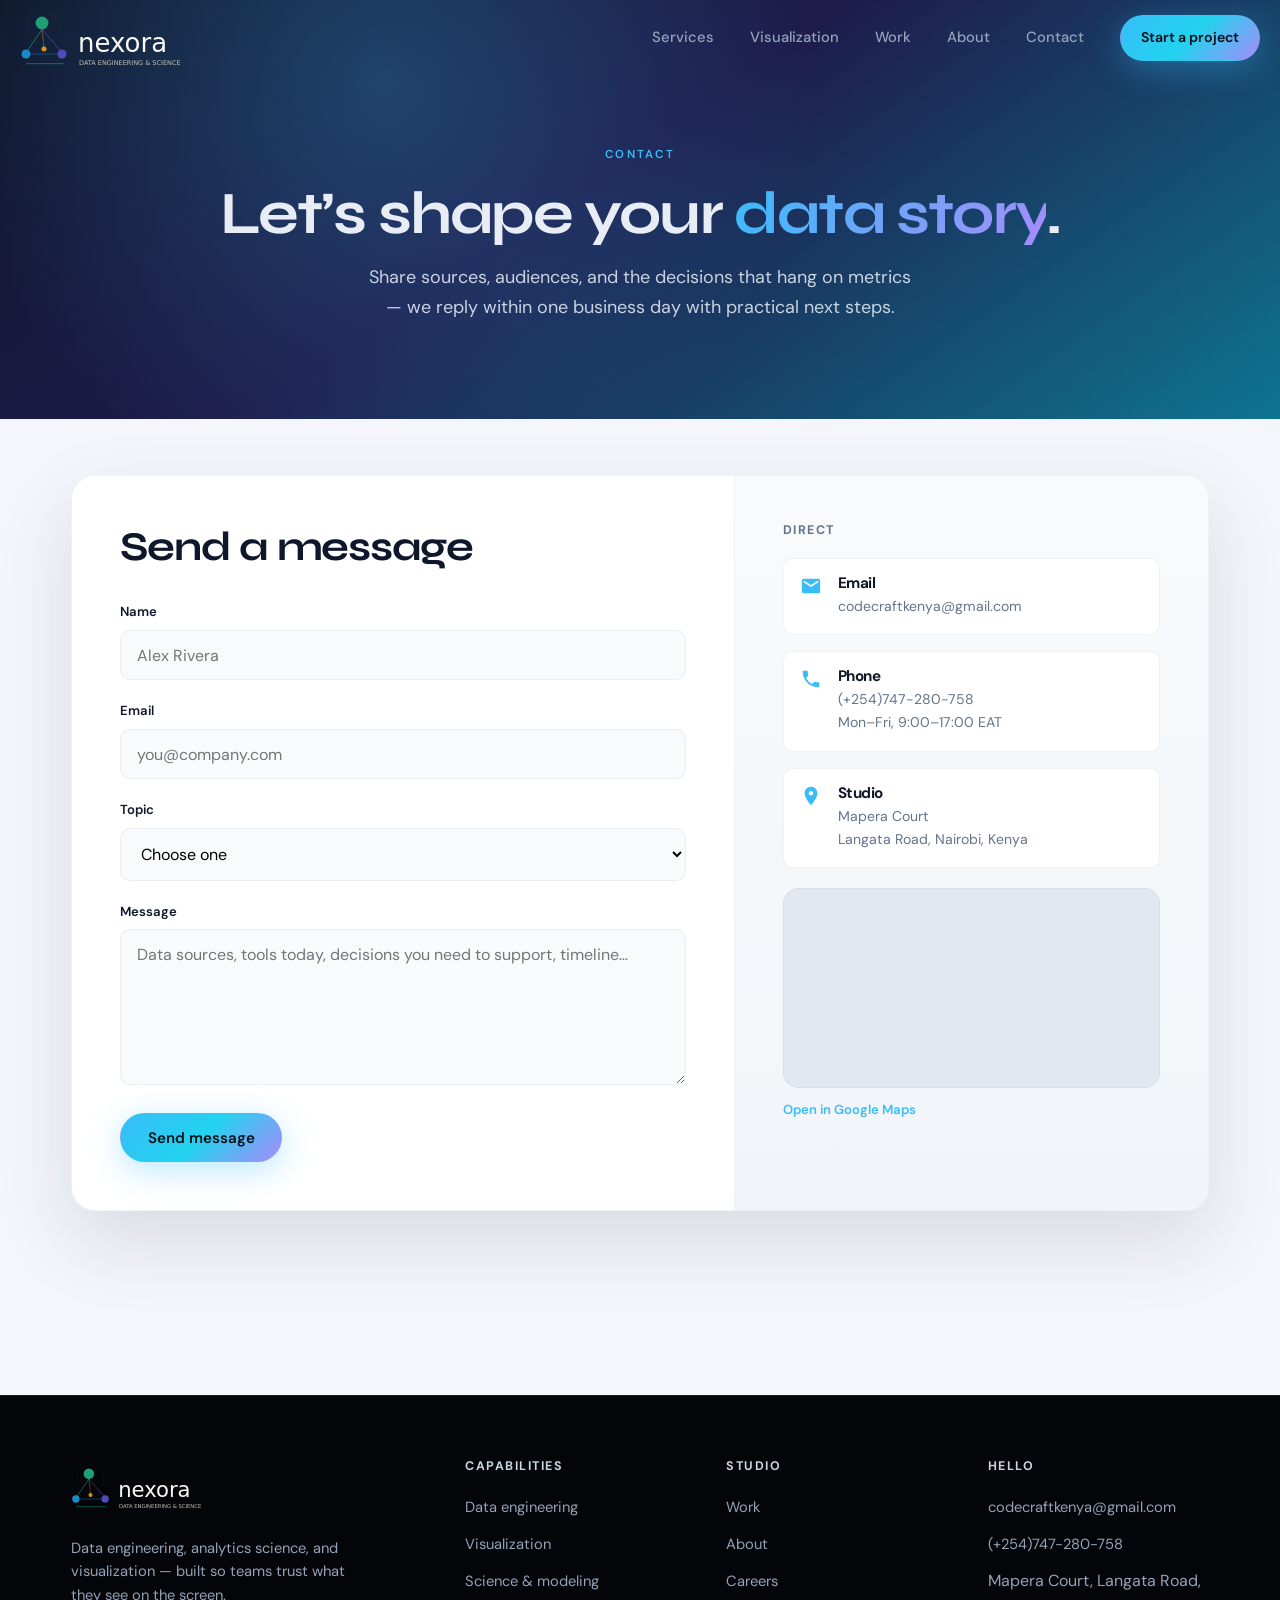
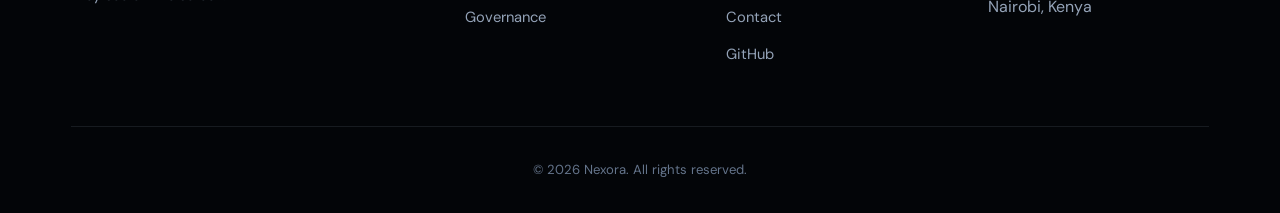
<file: contactus.html>
<!DOCTYPE html>
<html lang="en">
<head>
  <meta charset="UTF-8">
  <meta name="viewport" content="width=device-width, initial-scale=1.0">
  <title>Contact — Nexora</title>
  <link rel="preconnect" href="https://fonts.googleapis.com">
  <link rel="preconnect" href="https://fonts.gstatic.com" crossorigin>
  <link href="https://fonts.googleapis.com/css2?family=DM+Sans:ital,opsz,wght@0,9..40,400;0,9..40,500;0,9..40,600;0,9..40,700&family=Syne:wght@600;700;800&display=swap" rel="stylesheet">
  <link rel="stylesheet" href="css/nexora.css">
  <link rel="icon" href="assets/nexora-favicon.svg" type="image/svg+xml">
</head>
<body>
  <header class="site-header">
    <div class="container header-inner">
      <a class="logo" href="index.html" aria-label="Nexora — Data Engineering &amp; Science">
        <img class="logo-lockup" src="assets/nexora-logo-lockup.svg" width="492" height="128" alt="Nexora — Data Engineering &amp; Science">
      </a>
      <button type="button" class="nav-toggle" data-nav-toggle aria-expanded="false" aria-label="Open menu">
        <svg xmlns="http://www.w3.org/2000/svg" fill="none" viewBox="0 0 24 24" stroke="currentColor" stroke-width="2"><path stroke-linecap="round" stroke-linejoin="round" d="M4 6h16M4 12h16M4 18h16"/></svg>
      </button>
      <ul class="nav-links">
        <li><a href="index.html#services">Services</a></li>
        <li><a href="index.html#visualization">Visualization</a></li>
        <li><a href="projects.html">Work</a></li>
        <li><a href="about.html">About</a></li>
        <li><a href="contactus.html">Contact</a></li>
        <li><a class="btn btn-primary" href="contactus.html">Start a project</a></li>
      </ul>
    </div>
  </header>

  <main>
    <section class="contact-hero">
      <div class="container reveal">
        <p class="eyebrow">Contact</p>
        <h1>Let’s shape your <span class="gradient-text">data story</span>.</h1>
        <p class="lead">Share sources, audiences, and the decisions that hang on metrics — we reply within one business day with practical next steps.</p>
      </div>
    </section>

    <section class="section-padding contact-layout">
      <div class="container">
        <div class="contact-card reveal">
          <div class="contact-form-side">
            <h2>Send a message</h2>
            <form id="contactForm" novalidate>
              <div class="form-group">
                <label for="name">Name</label>
                <input type="text" id="name" name="name" required autocomplete="name" placeholder="Alex Rivera">
              </div>
              <div class="form-group">
                <label for="email">Email</label>
                <input type="email" id="email" name="email" required autocomplete="email" placeholder="you@company.com">
              </div>
              <div class="form-group">
                <label for="subject">Topic</label>
                <select id="subject" name="subject" required>
                  <option value="">Choose one</option>
                  <option value="data-engineering">Data engineering / pipelines</option>
                  <option value="visualization">Dashboards &amp; visualization</option>
                  <option value="analytics-science">Analytics &amp; modeling</option>
                  <option value="project-inquiry">Broader program inquiry</option>
                  <option value="career-opportunity">Careers</option>
                  <option value="general-question">General question</option>
                </select>
              </div>
              <div class="form-group">
                <label for="message">Message</label>
                <textarea id="message" name="message" rows="6" required placeholder="Data sources, tools today, decisions you need to support, timeline…"></textarea>
              </div>
              <button type="submit" class="btn btn-primary">Send message</button>
              <div id="form-message" class="form-msg" role="status" aria-live="polite"></div>
            </form>
          </div>
          <aside class="contact-aside">
            <h3>Direct</h3>
            <div class="info-row">
              <svg xmlns="http://www.w3.org/2000/svg" viewBox="0 0 24 24" fill="currentColor" aria-hidden="true"><path d="M20 4H4c-1.1 0-2 .9-2 2v12c0 1.1.9 2 2 2h16c1.1 0 2-.9 2-2V6c0-1.1-.9-2-2-2Zm0 4-8 5-8-5V6l8 5 8-5v2Z"/></svg>
              <div>
                <h4>Email</h4>
                <p><a href="mailto:codecraftkenya@gmail.com">codecraftkenya@gmail.com</a></p>
              </div>
            </div>
            <div class="info-row">
              <svg xmlns="http://www.w3.org/2000/svg" viewBox="0 0 24 24" fill="currentColor" aria-hidden="true"><path d="M6.62 10.79c1.44 2.83 3.76 5.14 6.59 6.59l2.2-2.2c.27-.27.67-.36 1.02-.24 1.12.37 2.33.57 3.57.57.55 0 1 .45 1 1V20c0 .55-.45 1-1 1-9.39 0-17-7.61-17-17 0-.55.45-1 1-1h3.5c.55 0 1 .45 1 1 0 1.25.2 2.45.57 3.57.11.35.03.74-.25 1.02l-2.2 2.2z"/></svg>
              <div>
                <h4>Phone</h4>
                <p><a href="tel:+254747280758">(+254)747-280-758</a></p>
                <p>Mon–Fri, 9:00–17:00 EAT</p>
              </div>
            </div>
            <div class="info-row">
              <svg xmlns="http://www.w3.org/2000/svg" viewBox="0 0 24 24" fill="currentColor" aria-hidden="true"><path d="M12 2C8.13 2 5 5.13 5 9c0 5.25 7 13 7 13s7-7.75 7-13c0-3.87-3.13-7-7-7zm0 9.5c-1.38 0-2.5-1.12-2.5-2.5s1.12-2.5 2.5-2.5 2.5 1.12 2.5 2.5-1.12 2.5-2.5 2.5z"/></svg>
              <div>
                <h4>Studio</h4>
                <p>Mapera Court</p>
                <p>Langata Road, Nairobi, Kenya</p>
              </div>
            </div>
            <div class="contact-map">
              <div class="contact-map-embed">
                <iframe
                  title="Mapera Court, Langata Road on Google Maps"
                  loading="lazy"
                  allowfullscreen
                  referrerpolicy="no-referrer-when-downgrade"
                  src="https://maps.google.com/maps?q=Mapera+Court%2C+Langata+Road%2C+Nairobi%2C+Kenya&amp;hl=en&amp;z=16&amp;output=embed"></iframe>
              </div>
              <a class="contact-map-link" href="https://www.google.com/maps/search/?api=1&amp;query=Mapera+Court+Langata+Road+Nairobi+Kenya" target="_blank" rel="noopener noreferrer">Open in Google Maps</a>
            </div>
          </aside>
        </div>
      </div>
    </section>
  </main>

  <footer class="site-footer">
    <div class="container">
      <div class="footer-grid">
        <div class="footer-brand reveal">
          <a class="logo" href="index.html" aria-label="Nexora — Data Engineering &amp; Science">
            <img class="logo-lockup logo-lockup--footer" src="assets/nexora-logo-lockup.svg" width="492" height="128" alt="Nexora — Data Engineering &amp; Science">
          </a>
          <p>Data engineering, analytics science, and visualization — built so teams trust what they see on the screen.</p>
        </div>
        <div class="footer-col reveal">
          <h3>Capabilities</h3>
          <ul class="footer-links">
            <li><a href="index.html#services">Data engineering</a></li>
            <li><a href="index.html#visualization">Visualization</a></li>
            <li><a href="index.html#services">Science &amp; modeling</a></li>
            <li><a href="index.html#services">Governance</a></li>
          </ul>
        </div>
        <div class="footer-col reveal">
          <h3>Studio</h3>
          <ul class="footer-links">
            <li><a href="projects.html">Work</a></li>
            <li><a href="about.html">About</a></li>
            <li><a href="contactus.html">Careers</a></li>
            <li><a href="contactus.html">Contact</a></li>
            <li><a href="https://github.com/chegeMP/Nexora" target="_blank" rel="noopener noreferrer">GitHub</a></li>
          </ul>
        </div>
        <div class="footer-col reveal">
          <h3>Hello</h3>
          <ul class="footer-links">
            <li><a href="mailto:codecraftkenya@gmail.com">codecraftkenya@gmail.com</a></li>
            <li><a href="tel:+254747280758">(+254)747-280-758</a></li>
            <li><span>Mapera Court, Langata Road, Nairobi, Kenya</span></li>
          </ul>
        </div>
      </div>
      <p class="copyright">&copy; 2026 Nexora. All rights reserved.</p>
    </div>
  </footer>

  <script src="js/nexora.js" defer></script>
</body>
</html>
</file>
<file: css/nexora.css>
/* Nexora — design system */

:root {
  --bg-deep: #05070c;
  --bg-surface: #0b0f18;
  --bg-elevated: #111827;
  --bg-muted: #f4f6fb;
  --border: rgba(148, 163, 184, 0.14);
  --border-strong: rgba(148, 163, 184, 0.28);
  --text: #e8edf5;
  --text-dark: #0f172a;
  --muted: #94a3b8;
  --muted-dark: #64748b;
  --accent: #38bdf8;
  --accent-2: #a78bfa;
  --accent-glow: rgba(56, 189, 248, 0.35);
  --success: #34d399;
  --error: #fb7185;
  --radius-sm: 10px;
  --radius-md: 16px;
  --radius-lg: 24px;
  --radius-full: 9999px;
  --shadow-sm: 0 4px 24px rgba(0, 0, 0, 0.35);
  --shadow-lg: 0 24px 80px rgba(0, 0, 0, 0.45);
  --font-display: "Syne", system-ui, sans-serif;
  --font-body: "DM Sans", system-ui, sans-serif;
  --header-h: 76px;
  --ease-out: cubic-bezier(0.22, 1, 0.36, 1);
}

*,
*::before,
*::after {
  margin: 0;
  padding: 0;
  box-sizing: border-box;
}

html {
  scroll-behavior: smooth;
}

body {
  font-family: var(--font-body);
  color: var(--text-dark);
  background: var(--bg-muted);
  line-height: 1.65;
  overflow-x: hidden;
  -webkit-font-smoothing: antialiased;
}

/* Ambient mesh (single fixed layer) */
body::before {
  content: "";
  position: fixed;
  inset: 0;
  pointer-events: none;
  z-index: 0;
  opacity: 0.45;
  background:
    radial-gradient(ellipse 80% 50% at 10% -10%, rgba(56, 189, 248, 0.22), transparent 50%),
    radial-gradient(ellipse 60% 40% at 90% 10%, rgba(167, 139, 250, 0.18), transparent 45%),
    radial-gradient(ellipse 50% 30% at 50% 100%, rgba(56, 189, 248, 0.08), transparent 50%);
}

.container {
  width: min(92%, 1180px);
  margin: 0 auto;
  padding: 0 20px;
  position: relative;
  z-index: 1;
}

.section-padding {
  padding: clamp(72px, 10vw, 120px) 0;
}

.text-center {
  text-align: center;
}

/* Type */
h1,
h2,
h3,
h4 {
  font-family: var(--font-display);
  font-weight: 700;
  line-height: 1.12;
  letter-spacing: -0.03em;
}

h1 {
  font-size: clamp(2.35rem, 5vw, 3.75rem);
}

h2 {
  font-size: clamp(1.85rem, 3.2vw, 2.65rem);
}

h3 {
  font-size: clamp(1.25rem, 2vw, 1.5rem);
}

.eyebrow {
  display: inline-block;
  font-size: 0.72rem;
  font-weight: 600;
  letter-spacing: 0.2em;
  text-transform: uppercase;
  color: var(--accent);
  margin-bottom: 1rem;
}

.lead {
  font-size: 1.125rem;
  color: var(--muted-dark);
  max-width: 38rem;
}

.gradient-text {
  background: linear-gradient(120deg, var(--accent) 0%, var(--accent-2) 100%);
  -webkit-background-clip: text;
  background-clip: text;
  color: transparent;
}

/* Buttons */
.btn {
  display: inline-flex;
  align-items: center;
  justify-content: center;
  gap: 0.5rem;
  padding: 0.85rem 1.65rem;
  border-radius: var(--radius-full);
  font-family: var(--font-body);
  font-weight: 600;
  font-size: 0.95rem;
  text-decoration: none;
  border: 1px solid transparent;
  cursor: pointer;
  transition: transform 0.25s var(--ease-out), box-shadow 0.25s var(--ease-out),
    background 0.25s var(--ease-out), border-color 0.25s var(--ease-out);
}

.btn-primary {
  background: linear-gradient(135deg, var(--accent) 0%, #22d3ee 50%, var(--accent-2) 100%);
  color: #041018;
  box-shadow: 0 8px 32px var(--accent-glow);
}

.btn-primary:hover {
  transform: translateY(-2px);
  box-shadow: 0 14px 40px rgba(56, 189, 248, 0.45);
}

.btn-ghost {
  background: rgba(255, 255, 255, 0.06);
  color: var(--text);
  border-color: var(--border-strong);
  backdrop-filter: blur(12px);
}

.btn-ghost:hover {
  background: rgba(255, 255, 255, 0.12);
  border-color: rgba(148, 163, 184, 0.45);
  transform: translateY(-2px);
}

.btn-outline-dark {
  background: transparent;
  color: var(--text-dark);
  border-color: rgba(15, 23, 42, 0.2);
}

.btn-outline-dark:hover {
  background: var(--text-dark);
  color: #fff;
  transform: translateY(-2px);
}

/* Header */
.site-header {
  position: fixed;
  top: 0;
  left: 0;
  right: 0;
  z-index: 1000;
  height: var(--header-h);
  display: flex;
  align-items: center;
  border-bottom: 1px solid transparent;
  transition: background 0.35s var(--ease-out), border-color 0.35s var(--ease-out),
    box-shadow 0.35s var(--ease-out);
}

.site-header.is-scrolled {
  background: rgba(5, 7, 12, 0.82);
  border-bottom-color: var(--border);
  backdrop-filter: blur(16px);
  -webkit-backdrop-filter: blur(16px);
  box-shadow: var(--shadow-sm);
}

.header-inner {
  display: flex;
  align-items: center;
  justify-content: space-between;
  width: 100%;
}

.logo {
  display: inline-flex;
  align-items: center;
  text-decoration: none;
  color: var(--text);
}

.logo-lockup {
  display: block;
  /* Match cropped SVG viewBox (492×128) — tight artwork = readable at modest heights */
  height: clamp(44px, 7vw, 64px);
  width: auto;
  aspect-ratio: 492 / 128;
  max-width: min(96vw, 420px);
}

.logo-lockup--footer {
  height: clamp(38px, 6vw, 52px);
  max-width: min(92vw, 360px);
}

@media (max-width: 768px) {
  .logo-lockup {
    height: clamp(38px, 6.5vw, 52px);
  }

  .logo-lockup--footer {
    height: clamp(34px, 5.5vw, 46px);
  }
}

@media (max-width: 420px) {
  .logo-lockup,
  .logo-lockup--footer {
    max-width: 92vw;
  }
}

.nav-toggle {
  display: none;
  width: 44px;
  height: 44px;
  align-items: center;
  justify-content: center;
  border: 1px solid var(--border);
  border-radius: var(--radius-sm);
  background: rgba(255, 255, 255, 0.05);
  color: var(--text);
  cursor: pointer;
}

.nav-toggle svg {
  width: 22px;
  height: 22px;
}

.nav-links {
  display: flex;
  align-items: center;
  gap: clamp(1rem, 3vw, 2.25rem);
  list-style: none;
}

.nav-links a:not(.btn) {
  text-decoration: none;
  color: var(--muted);
  font-weight: 500;
  font-size: 0.92rem;
  transition: color 0.2s ease;
}

.nav-links a:not(.btn):hover {
  color: var(--text);
}

.nav-links .btn {
  padding: 0.65rem 1.25rem;
  font-size: 0.88rem;
}

/* Hero — home */
.hero {
  min-height: 100vh;
  display: flex;
  align-items: center;
  padding-top: var(--header-h);
  padding-bottom: 4rem;
  position: relative;
  background: var(--bg-deep);
  color: var(--text);
}

.hero-grid {
  display: grid;
  grid-template-columns: 1fr 1fr;
  gap: clamp(2rem, 6vw, 4rem);
  align-items: center;
}

.hero-copy p {
  margin: 1.35rem 0 2rem;
  font-size: 1.125rem;
  color: var(--muted);
  max-width: 32rem;
}

.hero-actions {
  display: flex;
  flex-wrap: wrap;
  gap: 1rem;
}

.hero-visual {
  position: relative;
}

.hero-frame {
  position: relative;
  border-radius: var(--radius-lg);
  overflow: hidden;
  border: 1px solid rgba(56, 189, 248, 0.22);
  box-shadow: var(--shadow-lg), 0 0 60px rgba(56, 189, 248, 0.08);
  aspect-ratio: 4/3;
}

.hero-frame img {
  width: 100%;
  height: 100%;
  object-fit: cover;
  display: block;
}

.hero-visual {
  position: relative;
}

.hero-badge {
  position: absolute;
  bottom: -12px;
  left: -12px;
  background: var(--bg-elevated);
  border: 1px solid var(--border);
  border-radius: var(--radius-md);
  padding: 1rem 1.25rem;
  box-shadow: var(--shadow-sm);
  max-width: 220px;
}

.hero-badge strong {
  display: block;
  font-size: 0.85rem;
  color: var(--text);
  margin-bottom: 0.25rem;
}

.hero-badge span {
  font-size: 0.75rem;
  color: var(--muted);
}

/* Logo strip */
.logo-strip {
  background: #fff;
  border-block: 1px solid var(--border);
  padding: 3rem 0;
}

.logo-strip h2 {
  font-size: 0.7rem;
  font-weight: 600;
  letter-spacing: 0.22em;
  text-transform: uppercase;
  color: var(--muted-dark);
  text-align: center;
  margin-bottom: 2rem;
}

.logo-row {
  display: flex;
  flex-wrap: wrap;
  justify-content: center;
  align-items: center;
  gap: 2.5rem 3rem;
}

.logo-row img {
  height: 28px;
  width: auto;
  opacity: 0.45;
  filter: grayscale(100%);
  transition: opacity 0.3s ease, filter 0.3s ease;
}

.logo-row img:hover {
  opacity: 1;
  filter: grayscale(0%);
}

/* Services */
.services {
  background: linear-gradient(180deg, #f8fafc 0%, #fff 40%);
}

.section-head {
  max-width: 640px;
  margin-bottom: 3.5rem;
}

.section-head.center {
  margin-left: auto;
  margin-right: auto;
  text-align: center;
}

.section-head.center .lead {
  margin-left: auto;
  margin-right: auto;
}

.cards-grid {
  display: grid;
  grid-template-columns: repeat(auto-fit, minmax(260px, 1fr));
  gap: 1.5rem;
}

.card {
  background: #fff;
  border: 1px solid var(--border);
  border-radius: var(--radius-md);
  padding: 1.75rem;
  transition: transform 0.3s var(--ease-out), box-shadow 0.3s var(--ease-out),
    border-color 0.3s ease;
}

.card:hover {
  transform: translateY(-6px);
  box-shadow: 0 20px 50px rgba(15, 23, 42, 0.08);
  border-color: rgba(56, 189, 248, 0.35);
}

.card-icon {
  width: 48px;
  height: 48px;
  border-radius: var(--radius-sm);
  display: flex;
  align-items: center;
  justify-content: center;
  background: linear-gradient(135deg, rgba(56, 189, 248, 0.2), rgba(167, 139, 250, 0.2));
  color: var(--text-dark);
  margin-bottom: 1.25rem;
}

.card-icon svg {
  width: 24px;
  height: 24px;
}

.card h3 {
  margin-bottom: 0.5rem;
  color: var(--text-dark);
}

.card p {
  color: var(--muted-dark);
  font-size: 0.95rem;
}

/* Data visualization showcase */
.viz-band {
  background: linear-gradient(165deg, #0a1628 0%, #0f172a 45%, #111827 100%);
  color: var(--text);
  position: relative;
  overflow: hidden;
}

.viz-band::before {
  content: "";
  position: absolute;
  inset: 0;
  background-image: linear-gradient(rgba(56, 189, 248, 0.06) 1px, transparent 1px),
    linear-gradient(90deg, rgba(56, 189, 248, 0.06) 1px, transparent 1px);
  background-size: 48px 48px;
  mask-image: radial-gradient(ellipse 70% 60% at 70% 40%, black 20%, transparent 70%);
  pointer-events: none;
}

.viz-band .container {
  position: relative;
  z-index: 1;
}

.viz-band-inner {
  display: grid;
  grid-template-columns: 1fr 1.05fr;
  gap: clamp(2rem, 5vw, 4rem);
  align-items: center;
}

.viz-band-copy .lead {
  color: var(--muted);
}

.viz-points {
  list-style: none;
  margin-top: 1.75rem;
}

.viz-points li {
  position: relative;
  padding-left: 1.35rem;
  margin-bottom: 0.85rem;
  font-size: 0.95rem;
  color: #cbd5e1;
  line-height: 1.5;
}

.viz-points li::before {
  content: "";
  position: absolute;
  left: 0;
  top: 0.55rem;
  width: 6px;
  height: 6px;
  border-radius: 50%;
  background: linear-gradient(135deg, var(--accent), var(--accent-2));
  box-shadow: 0 0 12px rgba(56, 189, 248, 0.45);
}

.viz-chart-wrap {
  border-radius: var(--radius-lg);
  border: 1px solid var(--border);
  background: rgba(15, 23, 42, 0.6);
  padding: 1.5rem;
  box-shadow: var(--shadow-lg), inset 0 1px 0 rgba(255, 255, 255, 0.04);
}

.viz-chart-wrap svg {
  width: 100%;
  height: auto;
  display: block;
}

.viz-chart-caption {
  margin-top: 1rem;
  font-size: 0.72rem;
  letter-spacing: 0.14em;
  text-transform: uppercase;
  color: #64748b;
  text-align: center;
}

@media (max-width: 960px) {
  .viz-band-inner {
    grid-template-columns: 1fr;
  }

  .viz-chart-wrap {
    order: -1;
    max-width: 420px;
    margin: 0 auto;
  }
}

/* Featured project */
.featured {
  background: var(--bg-deep);
  color: var(--text);
}

.featured-inner {
  display: grid;
  grid-template-columns: 1.1fr 1fr;
  gap: 3rem;
  align-items: center;
}

.featured-media {
  border-radius: var(--radius-lg);
  overflow: hidden;
  border: 1px solid var(--border);
  box-shadow: var(--shadow-lg);
}

.featured-media img {
  width: 100%;
  display: block;
  aspect-ratio: 16/11;
  object-fit: cover;
}

.featured-panel {
  background: var(--bg-surface);
  border: 1px solid var(--border);
  border-radius: var(--radius-md);
  padding: 2rem;
}

.featured-panel .lead {
  margin: 1rem 0 1.5rem;
}

/* Stats */
.stats-section {
  background: #fff;
}

.stats-grid {
  display: grid;
  grid-template-columns: repeat(auto-fit, minmax(200px, 1fr));
  gap: 2rem;
  margin-top: 3rem;
}

.stat {
  text-align: center;
  padding: 1.5rem;
  border-radius: var(--radius-md);
  border: 1px solid var(--border);
  background: linear-gradient(180deg, #fff, #f8fafc);
}

.stat-num {
  font-family: var(--font-display);
  font-size: clamp(2.5rem, 4vw, 3.25rem);
  font-weight: 800;
  background: linear-gradient(120deg, var(--accent), var(--accent-2));
  -webkit-background-clip: text;
  background-clip: text;
  color: transparent;
}

.stat-label {
  margin-top: 0.35rem;
  font-size: 0.9rem;
  color: var(--muted-dark);
}

/* CTA band */
.cta-band {
  padding: clamp(72px, 10vw, 100px) 0;
  background: linear-gradient(135deg, #0f172a 0%, #1e1b4b 50%, #0c4a6e 100%);
  color: var(--text);
  text-align: center;
}

.cta-band h2 {
  margin-bottom: 1rem;
}

.cta-band .lead {
  margin: 0 auto 2rem;
  color: rgba(226, 232, 240, 0.85);
}

.cta-band .btn-secondary-cta {
  background: transparent;
  color: #fff;
  border-color: rgba(255, 255, 255, 0.35);
}

.cta-band .btn-secondary-cta:hover {
  background: #fff;
  color: #0f172a;
  border-color: #fff;
}

/* Footer */
.site-footer {
  background: #030508;
  color: var(--muted);
  padding: 4rem 0 2rem;
  border-top: 1px solid var(--border);
}

.footer-grid {
  display: grid;
  grid-template-columns: 1.6fr repeat(3, 1fr);
  gap: 2.5rem;
  margin-bottom: 3rem;
}

.footer-brand .logo {
  margin-bottom: 1rem;
  display: inline-block;
}

.footer-brand p {
  max-width: 280px;
  font-size: 0.92rem;
  line-height: 1.6;
}

.footer-col h3 {
  font-family: var(--font-body);
  font-size: 0.78rem;
  font-weight: 700;
  letter-spacing: 0.12em;
  text-transform: uppercase;
  color: #cbd5e1;
  margin-bottom: 1.25rem;
}

.footer-links {
  list-style: none;
}

.footer-links li {
  margin-bottom: 0.65rem;
}

.footer-links a {
  color: var(--muted);
  text-decoration: none;
  font-size: 0.92rem;
  transition: color 0.2s ease;
}

.footer-links a:hover {
  color: #fff;
}

.copyright {
  text-align: center;
  padding-top: 2rem;
  border-top: 1px solid var(--border);
  font-size: 0.82rem;
  color: #64748b;
}

/* Reveal */
.reveal {
  opacity: 0;
  transform: translateY(28px);
  transition: opacity 0.85s var(--ease-out), transform 0.85s var(--ease-out);
}

.reveal.visible {
  opacity: 1;
  transform: translateY(0);
}

/* —— About —— */
.page-hero {
  padding-top: calc(var(--header-h) + 4rem);
  padding-bottom: 5rem;
  background: var(--bg-deep);
  color: var(--text);
  text-align: center;
}

.page-hero .lead {
  color: var(--muted);
}

.page-hero h1 {
  max-width: 900px;
  margin: 0 auto 1.25rem;
}

.page-hero .lead {
  margin: 0 auto;
  max-width: 700px;
}

.split-section {
  padding: clamp(72px, 10vw, 110px) 0;
}

.split-section:nth-child(even) {
  background: #fff;
}

.split-section:nth-child(odd) {
  background: linear-gradient(180deg, #f8fafc, #fff);
}

.split-inner {
  display: grid;
  grid-template-columns: 1fr 1.05fr;
  gap: clamp(2rem, 5vw, 4rem);
  align-items: center;
}

.split-inner.reverse {
  direction: rtl;
}

.split-inner.reverse > * {
  direction: ltr;
}

.split-copy h2 {
  margin-bottom: 1rem;
  color: var(--text-dark);
}

.split-copy p {
  color: var(--muted-dark);
  margin-bottom: 1rem;
  font-size: 1.02rem;
}

.split-media {
  border-radius: var(--radius-lg);
  overflow: hidden;
  border: 1px solid var(--border);
  box-shadow: 0 20px 50px rgba(15, 23, 42, 0.1);
  aspect-ratio: 4/3;
}

.split-media img {
  width: 100%;
  height: 100%;
  object-fit: cover;
  display: block;
}

.team-section {
  background: var(--bg-deep);
  color: var(--text);
}

.team-section .section-head {
  text-align: center;
  margin-left: auto;
  margin-right: auto;
}

.team-section .lead {
  margin-left: auto;
  margin-right: auto;
}

.team-grid {
  display: grid;
  grid-template-columns: repeat(auto-fit, minmax(240px, 1fr));
  gap: 1.5rem;
}

.team-card {
  background: var(--bg-surface);
  border: 1px solid var(--border);
  border-radius: var(--radius-md);
  padding: 1.75rem;
  text-align: center;
  transition: transform 0.3s var(--ease-out), border-color 0.3s ease;
}

.team-card:hover {
  transform: translateY(-4px);
  border-color: rgba(56, 189, 248, 0.4);
}

.team-card img {
  width: 112px;
  height: 112px;
  border-radius: 50%;
  object-fit: cover;
  margin: 0 auto 1.25rem;
  border: 3px solid rgba(56, 189, 248, 0.5);
}

.team-card h3 {
  font-size: 1.15rem;
  margin-bottom: 0.25rem;
}

.team-card .role {
  font-size: 0.8rem;
  font-weight: 600;
  color: var(--accent);
  margin-bottom: 0.75rem;
}

.team-card .bio {
  font-size: 0.88rem;
  color: var(--muted);
  line-height: 1.55;
}

.stats-section--dark {
  background: linear-gradient(180deg, #0b0f18, #05070c);
  color: var(--text);
}

.stats-section--dark .section-head h2 {
  color: var(--text);
}

.stats-section--dark .section-head .lead {
  color: var(--muted);
}

.stats-section--dark .stat {
  background: var(--bg-surface);
  border-color: var(--border);
}

.stats-section--dark .stat-label {
  color: var(--muted);
}

/* —— Projects —— */
.projects-hero {
  padding-top: calc(var(--header-h) + 4rem);
  padding-bottom: 4rem;
  background: var(--bg-deep);
  color: var(--text);
  text-align: center;
}

.projects-hero .lead {
  color: var(--muted);
}

.projects-hero h1 {
  margin-bottom: 1rem;
}

.projects-hero .lead {
  margin: 0 auto;
}

.projects-section {
  padding: clamp(72px, 10vw, 100px) 0;
  background: linear-gradient(180deg, #f8fafc, #fff);
}

.projects-grid {
  display: grid;
  grid-template-columns: repeat(auto-fit, minmax(320px, 1fr));
  gap: 2rem;
}

.project-card {
  display: flex;
  flex-direction: column;
  background: #fff;
  border-radius: var(--radius-md);
  overflow: hidden;
  border: 1px solid var(--border);
  text-decoration: none;
  color: inherit;
  transition: transform 0.35s var(--ease-out), box-shadow 0.35s ease;
}

.project-card:hover {
  transform: translateY(-8px);
  box-shadow: 0 24px 60px rgba(15, 23, 42, 0.12);
}

.project-thumb {
  aspect-ratio: 16/10;
  overflow: hidden;
}

.project-thumb img {
  width: 100%;
  height: 100%;
  object-fit: cover;
  transition: transform 0.5s var(--ease-out);
}

.project-card:hover .project-thumb img {
  transform: scale(1.04);
}

.project-body {
  padding: 1.75rem;
}

.project-body h3 {
  margin-bottom: 0.5rem;
  color: var(--text-dark);
}

.project-body p {
  color: var(--muted-dark);
  font-size: 0.95rem;
  margin-bottom: 1rem;
}

.tags {
  display: flex;
  flex-wrap: wrap;
  gap: 0.5rem;
}

.tag {
  font-size: 0.68rem;
  font-weight: 600;
  letter-spacing: 0.06em;
  text-transform: uppercase;
  padding: 0.35rem 0.75rem;
  border-radius: var(--radius-full);
  background: rgba(56, 189, 248, 0.12);
  color: #0369a1;
  border: 1px solid rgba(56, 189, 248, 0.25);
}

/* —— Contact —— */
.contact-hero {
  position: relative;
  padding-top: calc(var(--header-h) + 4rem);
  padding-bottom: 6rem;
  background: linear-gradient(145deg, #0f172a 0%, #1e1b4b 45%, #0e7490 100%);
  color: var(--text);
  text-align: center;
  overflow: hidden;
}

.contact-hero::before {
  content: "";
  position: absolute;
  inset: 0;
  background: radial-gradient(circle at 30% 20%, rgba(56, 189, 248, 0.25), transparent 45%);
  pointer-events: none;
}

.contact-hero .container {
  position: relative;
  z-index: 1;
}

.contact-hero h1 {
  margin-bottom: 1rem;
}

.contact-hero .lead {
  margin: 0 auto;
  color: rgba(226, 232, 240, 0.88);
  max-width: 560px;
}

.contact-layout {
  margin-top: -4rem;
  margin-bottom: 4rem;
  position: relative;
  z-index: 2;
}

.contact-card {
  display: grid;
  grid-template-columns: 1.4fr 1fr;
  gap: 0;
  background: #fff;
  border-radius: var(--radius-lg);
  border: 1px solid var(--border);
  box-shadow: 0 30px 80px rgba(15, 23, 42, 0.12);
  overflow: hidden;
}

.contact-form-side {
  padding: clamp(2rem, 4vw, 3rem);
  border-right: 1px solid var(--border);
}

.contact-form-side h2 {
  margin-bottom: 2rem;
  color: var(--text-dark);
}

.form-group {
  margin-bottom: 1.25rem;
}

.form-group label {
  display: block;
  font-size: 0.82rem;
  font-weight: 600;
  color: var(--text-dark);
  margin-bottom: 0.45rem;
}

.form-group input,
.form-group textarea,
.form-group select {
  width: 100%;
  padding: 0.85rem 1rem;
  border: 1px solid var(--border);
  border-radius: var(--radius-sm);
  font-family: var(--font-body);
  font-size: 1rem;
  background: #f8fafc;
  transition: border-color 0.2s ease, box-shadow 0.2s ease, background 0.2s ease;
}

.form-group input:focus,
.form-group textarea:focus,
.form-group select:focus {
  outline: none;
  border-color: var(--accent);
  background: #fff;
  box-shadow: 0 0 0 3px rgba(56, 189, 248, 0.2);
}

.form-group textarea {
  min-height: 140px;
  resize: vertical;
}

.form-msg {
  margin-top: 1rem;
  padding: 0.85rem 1rem;
  border-radius: var(--radius-sm);
  font-weight: 600;
  font-size: 0.9rem;
  display: none;
}

.form-msg.visible {
  display: block;
}

.form-msg.success {
  background: rgba(52, 211, 153, 0.12);
  color: #047857;
  border: 1px solid rgba(52, 211, 153, 0.4);
}

.form-msg.error {
  background: rgba(251, 113, 133, 0.1);
  color: #be123c;
  border: 1px solid rgba(251, 113, 133, 0.35);
}

.contact-aside {
  padding: clamp(2rem, 4vw, 3rem);
  background: linear-gradient(180deg, #f8fafc, #f1f5f9);
}

.contact-aside h3 {
  font-family: var(--font-body);
  font-size: 0.78rem;
  font-weight: 700;
  letter-spacing: 0.12em;
  text-transform: uppercase;
  color: var(--muted-dark);
  margin-bottom: 1.25rem;
}

.info-row {
  display: flex;
  gap: 1rem;
  padding: 1rem;
  border-radius: var(--radius-sm);
  border: 1px solid var(--border);
  background: #fff;
  margin-bottom: 1rem;
  transition: border-color 0.2s ease, box-shadow 0.2s ease;
}

.info-row:hover {
  border-color: rgba(56, 189, 248, 0.35);
  box-shadow: 0 8px 24px rgba(15, 23, 42, 0.06);
}

.info-row svg {
  width: 22px;
  height: 22px;
  flex-shrink: 0;
  color: var(--accent);
}

.info-row h4 {
  font-family: var(--font-body);
  font-size: 0.95rem;
  font-weight: 700;
  margin-bottom: 0.2rem;
  color: var(--text-dark);
}

.info-row p,
.info-row a {
  font-size: 0.88rem;
  color: var(--muted-dark);
  text-decoration: none;
}

.info-row a:hover {
  color: var(--accent);
}

.aside-visual {
  margin-top: 1.5rem;
  border-radius: var(--radius-md);
  overflow: hidden;
  aspect-ratio: 16/11;
  border: 1px solid var(--border);
}

.aside-visual img {
  width: 100%;
  height: 100%;
  object-fit: cover;
}

.contact-map {
  margin-top: 1.25rem;
}

.contact-map-embed {
  border-radius: var(--radius-md);
  overflow: hidden;
  border: 1px solid var(--border);
  height: 200px;
  background: #e2e8f0;
}

.contact-map-embed iframe {
  width: 100%;
  height: 200px;
  border: 0;
  display: block;
}

.contact-map-link {
  display: inline-block;
  margin-top: 0.65rem;
  font-size: 0.82rem;
  font-weight: 600;
  color: var(--accent);
  text-decoration: none;
}

.contact-map-link:hover {
  text-decoration: underline;
}

/* Responsive */
@media (max-width: 960px) {
  .hero-grid,
  .featured-inner,
  .split-inner,
  .contact-card {
    grid-template-columns: 1fr;
  }

  .hero-visual {
    order: -1;
  }

  .split-inner.reverse {
    direction: ltr;
  }

  .contact-form-side {
    border-right: none;
    border-bottom: 1px solid var(--border);
  }

  .footer-grid {
    grid-template-columns: 1fr 1fr;
  }
}

@media (max-width: 768px) {
  .nav-toggle {
    display: flex;
  }

  .nav-links {
    display: none;
    position: absolute;
    top: 100%;
    left: 0;
    right: 0;
    flex-direction: column;
    align-items: stretch;
    padding: 1.25rem;
    gap: 0;
    background: rgba(5, 7, 12, 0.96);
    border-bottom: 1px solid var(--border);
    backdrop-filter: blur(16px);
  }

  .nav-links.active {
    display: flex;
  }

  .nav-links li {
    border-bottom: 1px solid var(--border);
    padding: 0.65rem 0;
  }

  .nav-links li:last-child {
    border-bottom: none;
    padding-top: 1rem;
  }

  .nav-links .btn {
    width: 100%;
  }

  .site-header .container {
    position: relative;
  }

  .hero-badge {
    position: relative;
    bottom: auto;
    left: auto;
    margin-top: 1rem;
  }

  .footer-grid {
    grid-template-columns: 1fr;
  }
}
</file>
